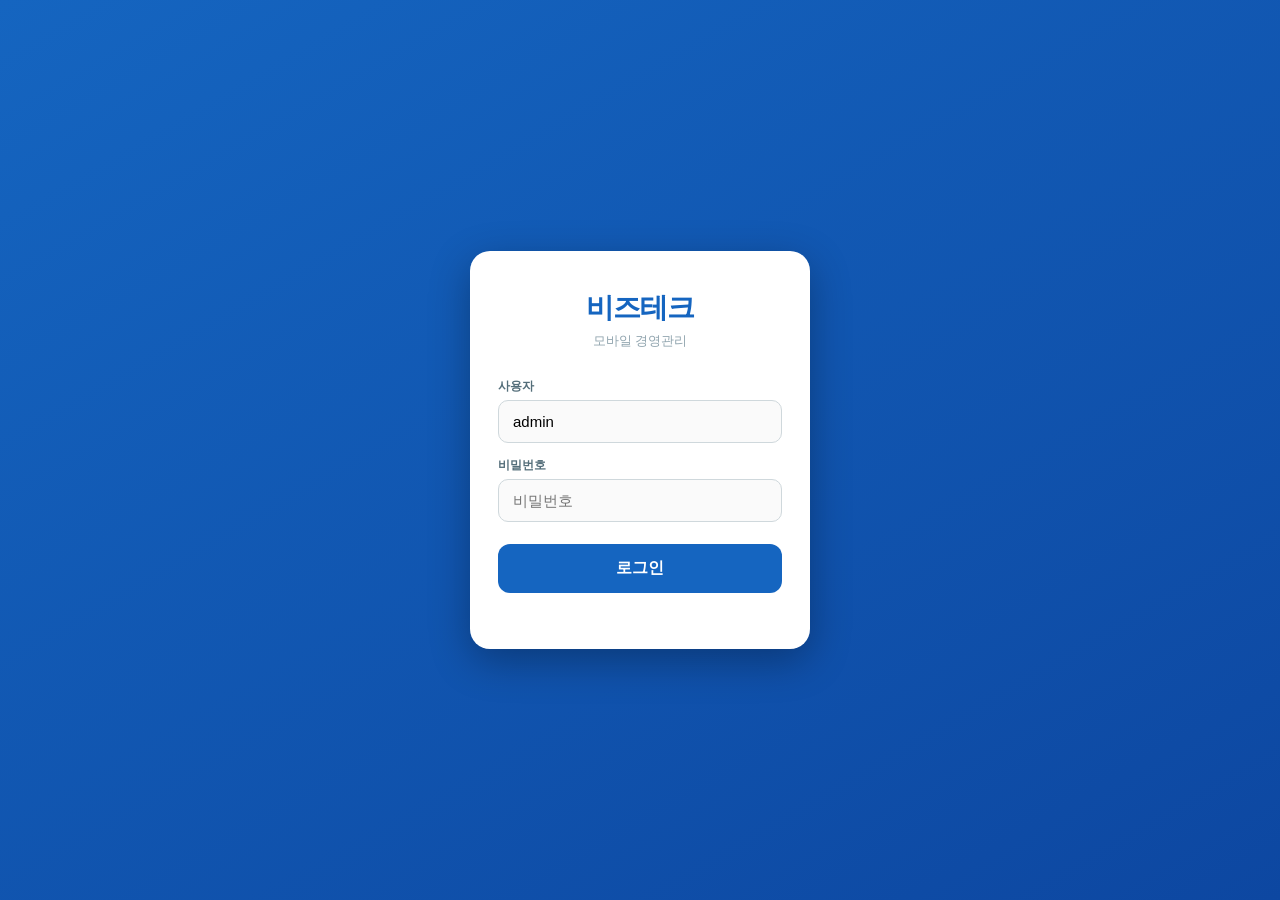
<file: v3/mobile.html>
<!DOCTYPE html>
<html lang="ko">
<head>
<meta charset="UTF-8">
<meta name="viewport" content="width=device-width,initial-scale=1,maximum-scale=1,user-scalable=no">
<meta name="mobile-web-app-capable" content="yes">
<meta name="apple-mobile-web-app-capable" content="yes">
<meta name="apple-mobile-web-app-status-bar-style" content="black-translucent">
<title>비즈테크 모바일</title>
<style>
*{box-sizing:border-box;margin:0;padding:0;-webkit-tap-highlight-color:transparent}
body{font-family:-apple-system,BlinkMacSystemFont,'Apple SD Gothic Neo','Malgun Gothic',sans-serif;
     background:#f0f2f5;color:#212121;height:100dvh;overflow:hidden}

/* ── 로그인 ── */
#login{display:flex;align-items:center;justify-content:center;height:100dvh;
       background:linear-gradient(150deg,#1565c0 0%,#0d47a1 100%)}
.lbox{background:#fff;border-radius:20px;padding:38px 28px 28px;width:min(340px,92vw);
      box-shadow:0 12px 40px rgba(0,0,0,.3)}
.llogo{text-align:center;margin-bottom:28px}
.llogo h1{color:#1565c0;font-size:28px;font-weight:800;letter-spacing:-1px}
.llogo p{color:#90a4ae;font-size:13px;margin-top:5px}
.fg{margin-bottom:14px}
.fg label{display:block;font-size:12px;color:#546e7a;margin-bottom:5px;font-weight:600}
.fi{width:100%;padding:12px 14px;border:1.5px solid #cfd8dc;border-radius:10px;
    font-size:15px;outline:none;transition:border-color .2s;background:#fafafa}
.fi:focus{border-color:#1565c0;background:#fff}
.lbtn{width:100%;padding:14px;background:#1565c0;color:#fff;border:none;border-radius:12px;
      font-size:16px;font-weight:700;cursor:pointer;margin-top:8px}
.lbtn:active{background:#0d47a1}
.lerr{color:#e53935;font-size:13px;text-align:center;margin-top:10px;min-height:18px}

/* ── 앱 레이아웃 ── */
#app{display:none;flex-direction:column;height:100dvh}
#hd{background:#1565c0;color:#fff;padding:11px 14px;display:flex;align-items:center;gap:10px;flex-shrink:0;min-height:50px}
#hd-co{font-size:15px;font-weight:700;flex:1;overflow:hidden;text-overflow:ellipsis;white-space:nowrap}
#hd-tab{font-size:12px;background:rgba(255,255,255,.18);padding:3px 10px;border-radius:20px;flex-shrink:0}
#hd-out{background:rgba(255,255,255,.12);border:none;color:#fff;padding:6px 11px;border-radius:8px;font-size:12px;cursor:pointer;flex-shrink:0}
#content{flex:1;overflow-y:auto;-webkit-overflow-scrolling:touch}
.panel{display:none;padding:14px}
.panel.on{display:block}
#nav{background:#fff;border-top:1px solid #e0e0e0;display:flex;height:58px;flex-shrink:0}
.nb{flex:1;display:flex;flex-direction:column;align-items:center;justify-content:center;gap:2px;border:none;background:none;font-size:10px;color:#9e9e9e;cursor:pointer}
.nb.on{color:#1565c0}
.nb-ic{font-size:20px;line-height:1}

/* ── 공통 카드/폼 ── */
.card{background:#fff;border-radius:12px;padding:14px;margin-bottom:11px}
.card-title{font-size:11px;font-weight:700;color:#90a4ae;letter-spacing:.6px;margin-bottom:10px;text-transform:uppercase}
.row2{display:grid;grid-template-columns:1fr 1fr;gap:10px}
.fl{font-size:12px;color:#546e7a;margin-bottom:4px;font-weight:600}
.fin{width:100%;padding:10px 11px;border:1.5px solid #e0e0e0;border-radius:9px;font-size:14px;outline:none;background:#fafafa}
.fin:focus{border-color:#1565c0;background:#fff}

/* ── 다중 드래프트 카드 ── */
.draft-card{background:#fff;border-radius:14px;margin-bottom:12px;
            box-shadow:0 2px 8px rgba(0,0,0,.08);overflow:hidden}
.draft-hd{display:flex;align-items:center;padding:13px 14px;cursor:pointer;gap:8px}
.draft-hd:active{background:#f5f5f5}
.draft-hd-info{flex:1;min-width:0}
.draft-client{display:block;font-size:15px;font-weight:700;
              overflow:hidden;text-overflow:ellipsis;white-space:nowrap}
.draft-client.empty{color:#90a4ae}
.draft-meta{display:block;font-size:12px;color:#90a4ae;margin-top:2px}
.draft-badge{background:#e3f2fd;color:#1565c0;font-size:12px;font-weight:700;
             padding:4px 10px;border-radius:20px;flex-shrink:0}
.draft-hd-btns{display:flex;align-items:center;gap:6px;flex-shrink:0}
.draft-del-btn{background:none;border:none;color:#ccc;font-size:20px;cursor:pointer;padding:2px 4px;line-height:1}
.draft-del-btn:active{color:#e53935}
.draft-arrow{color:#bdbdbd;font-size:14px;width:16px;text-align:center}
.draft-body{padding:0 12px 12px;border-top:1px solid #f5f5f5}

/* ── 품목 카드 ── */
.ic{border:1.5px solid #e8edf2;border-radius:11px;padding:11px;margin-bottom:9px;background:#f8f9fb}
.ic-top{display:flex;align-items:center;gap:8px;margin-bottom:9px}
.ic-name{flex:1;font-size:13px;font-weight:600;overflow:hidden;text-overflow:ellipsis;white-space:nowrap}
.ic-del{background:none;border:none;color:#ccc;font-size:20px;cursor:pointer;line-height:1;padding:0 4px}
.ic-del:active{color:#e53935}
.ic-grid{display:grid;grid-template-columns:1fr 1fr 1fr;gap:6px}
.ic-lbl{font-size:11px;color:#78909c;margin-bottom:3px;font-weight:600}
.ic-inp{width:100%;padding:8px 8px;border:1.5px solid #e0e0e0;border-radius:8px;font-size:13px;outline:none;text-align:right;background:#fff}
.ic-inp:focus{border-color:#1565c0}
.ic-inp.sel-btn{text-align:left;cursor:pointer;font-size:12px;white-space:nowrap;overflow:hidden}
.ic-amt{padding:8px;border:1.5px solid #e0e0e0;border-radius:8px;font-size:13px;font-weight:700;color:#1565c0;text-align:right;background:#fff}
.add-btn{width:100%;padding:11px;background:none;border:1.5px dashed #90caf9;border-radius:11px;color:#1565c0;font-size:14px;font-weight:600;cursor:pointer;margin-bottom:10px}
.add-btn:active{background:#e3f2fd}

/* ── 결제 ── */
.pay-row{display:flex;align-items:center;margin-bottom:8px}
.pay-lbl{width:52px;font-size:13px;color:#546e7a;font-weight:600;flex-shrink:0}
.pay-inp{flex:1;padding:9px 11px;border:1.5px solid #e0e0e0;border-radius:9px;font-size:14px;text-align:right;outline:none;background:#fafafa}
.pay-inp:focus{border-color:#1565c0;background:#fff}
.pay-um{flex:1;padding:9px 11px;font-size:14px;text-align:right;color:#e65100;font-weight:700}

/* ── 합계/저장 ── */
.tot-bar{background:#1565c0;color:#fff;border-radius:11px;padding:12px 14px;
         display:flex;justify-content:space-between;align-items:center;margin-bottom:10px}
.tot-lbl{font-size:12px;opacity:.8}
.tot-amt{font-size:20px;font-weight:800}
.save-btn{width:100%;padding:13px;background:#2e7d32;color:#fff;border:none;border-radius:11px;font-size:15px;font-weight:700;cursor:pointer}
.save-btn:active{background:#1b5e20}
.add-draft-btn{width:100%;padding:14px;background:none;border:2px dashed #90caf9;border-radius:14px;color:#1565c0;font-size:15px;font-weight:700;cursor:pointer;margin-bottom:16px}
.add-draft-btn:active{background:#e3f2fd}

/* ── 조회 탭 ── */
.srch-box{background:#fff;border-radius:12px;padding:10px 12px;margin-bottom:10px;display:flex;gap:8px}
.srch-box input{flex:1;padding:9px 12px;border:1.5px solid #e0e0e0;border-radius:9px;font-size:14px;outline:none}
.srch-box input:focus{border-color:#1565c0}
.list-card{background:#fff;border-radius:10px;padding:13px 14px;margin-bottom:8px;display:flex;justify-content:space-between;align-items:flex-start}
.lc-left .lc-name{font-size:15px;font-weight:700}
.lc-left .lc-sub{font-size:12px;color:#90a4ae;margin-top:3px}
.lc-right{text-align:right;flex-shrink:0;margin-left:8px}
.lc-price{font-size:14px;font-weight:700;color:#1565c0}
.lc-code{font-size:11px;color:#bdbdbd;margin-top:3px}
.empty{text-align:center;color:#bdbdbd;padding:40px 0;font-size:14px}
/* 입력 내역 */
.h-bar{background:#fff;border-radius:12px;padding:10px 12px;margin-bottom:10px;display:flex;gap:6px;align-items:center;flex-wrap:wrap}
.h-bar input[type=date]{flex:1;min-width:130px;padding:8px 10px;border:1.5px solid #e0e0e0;border-radius:9px;font-size:14px}
.h-day{border:1.5px solid #e0e0e0;background:#fff;border-radius:9px;padding:8px 10px;font-size:13px;cursor:pointer}
.h-seg{display:flex;width:100%;gap:6px}
.h-seg button{flex:1;padding:8px 0;border:1.5px solid #e0e0e0;background:#fff;border-radius:9px;font-size:14px;font-weight:600;color:#78909c;cursor:pointer}
.h-seg button.on{background:#1565c0;border-color:#1565c0;color:#fff}
.h-sum{background:#e3f2fd;border-radius:10px;padding:10px 14px;margin-bottom:10px;font-size:13px;color:#0d47a1;display:flex;justify-content:space-between}
.h-card{background:#fff;border-radius:10px;padding:12px 14px;margin-bottom:8px;cursor:pointer}
.h-top{display:flex;justify-content:space-between;align-items:baseline;gap:8px}
.h-cl{font-size:15px;font-weight:700;overflow:hidden;text-overflow:ellipsis;white-space:nowrap}
.h-amt{font-size:15px;font-weight:700;color:#1565c0;flex-shrink:0}
.h-sub{font-size:12px;color:#90a4ae;margin-top:3px}
.h-lines{margin-top:8px;border-top:1px dashed #e0e0e0;padding-top:6px;font-size:13px}
.h-ln{display:flex;justify-content:space-between;padding:3px 0;gap:8px}
.h-ln span:first-child{flex:1;overflow:hidden;text-overflow:ellipsis;white-space:nowrap}

/* ── 바텀시트 모달 ── */
#modal{position:fixed;inset:0;z-index:900;display:none;flex-direction:column;justify-content:flex-end}
#modal.on{display:flex}
.m-bg{position:absolute;inset:0;background:rgba(0,0,0,.45)}
.m-sheet{position:relative;background:#fff;border-radius:22px 22px 0 0;max-height:80dvh;display:flex;flex-direction:column;z-index:1}
.m-hd{padding:16px 16px 0;display:flex;align-items:center;gap:10px}
.m-hd h3{flex:1;font-size:16px;font-weight:700}
.m-close{background:none;border:none;font-size:24px;color:#bdbdbd;cursor:pointer;padding:0 4px;line-height:1}
.m-srch{padding:10px 16px}
.m-srch input{width:100%;padding:11px 14px;border:1.5px solid #e0e0e0;border-radius:11px;font-size:15px;outline:none}
.m-srch input:focus{border-color:#1565c0}
.m-list{overflow-y:auto;flex:1;padding:0 12px 20px}
.mi{padding:13px 6px;border-bottom:1px solid #f5f5f5;cursor:pointer;display:flex;justify-content:space-between;align-items:center}
.mi:active{background:#e3f2fd;border-radius:8px}
.mi-name{font-size:14px;font-weight:600}
.mi-sub{font-size:12px;color:#90a4ae;margin-top:2px}
.mi-price{font-size:13px;font-weight:700;color:#1565c0;flex-shrink:0;margin-left:10px}

/* ── 토스트 / 로딩 ── */
#toast{position:fixed;bottom:72px;left:50%;transform:translateX(-50%) translateY(10px);
       background:#323232;color:#fff;padding:10px 22px;border-radius:24px;font-size:14px;
       opacity:0;transition:all .3s;z-index:9999;white-space:nowrap;pointer-events:none}
#toast.on{opacity:1;transform:translateX(-50%) translateY(0)}
#loading{position:fixed;inset:0;background:rgba(255,255,255,.65);align-items:center;justify-content:center;z-index:9998;display:none}
#loading.on{display:flex}
.spin{width:38px;height:38px;border:4px solid #e0e0e0;border-top-color:#1565c0;border-radius:50%;animation:sp .8s linear infinite}
@keyframes sp{to{transform:rotate(360deg)}}
</style>
</head>
<body>

<!-- 로그인 -->
<div id="login">
  <div class="lbox">
    <div class="llogo"><h1>비즈테크</h1><p>모바일 경영관리</p></div>
    <div class="fg"><label>사용자</label><input id="l-u" class="fi" placeholder="아이디" value="admin" autocomplete="username"></div>
    <div class="fg"><label>비밀번호</label><input id="l-p" class="fi" type="password" placeholder="비밀번호" autocomplete="current-password"></div>
    <button class="lbtn" onclick="doLogin()">로그인</button>
    <div id="lerr" class="lerr"></div>
  </div>
</div>

<!-- 앱 -->
<div id="app">
  <div id="hd">
    <span id="hd-co">비즈테크</span>
    <span id="hd-tab">매출 입력</span>
    <button id="hd-out" onclick="doLogout()">로그아웃</button>
  </div>
  <div id="content">

    <!-- 매출 입력 -->
    <div id="p-sales" class="panel on">
      <button class="add-draft-btn" onclick="addDraft('s')">+ 새 매출 추가</button>
      <div id="s-drafts-wrap"></div>
    </div>

    <!-- 매입 입력 -->
    <div id="p-purchase" class="panel">
      <button class="add-draft-btn" onclick="addDraft('b')">+ 새 매입 추가</button>
      <div id="b-drafts-wrap"></div>
    </div>

    <!-- 거래처 조회 -->
    <div id="p-clients" class="panel">
      <div class="srch-box"><input id="cl-q" placeholder="이름·코드·대표자·전화 검색" oninput="renderClients()"></div>
      <div id="cl-list"></div>
    </div>

    <!-- 입력 내역 (저장한 매출·매입 전표 보기) -->
    <div id="p-history" class="panel">
      <div class="h-bar">
        <button class="h-day" onclick="histShift(-1)">◀</button>
        <input type="date" id="h-date" onchange="loadHistory()">
        <button class="h-day" onclick="histShift(1)">▶</button>
        <button class="h-day" onclick="$('h-date').value=_mToday();loadHistory()">오늘</button>
        <div class="h-seg">
          <button id="h-g1" class="on" onclick="histGubun('1')">매출</button>
          <button id="h-g2" onclick="histGubun('2')">매입</button>
        </div>
      </div>
      <div id="h-list"></div>
    </div>

    <!-- 품목 조회 -->
    <div id="p-items" class="panel">
      <div class="srch-box"><input id="it-q" placeholder="이름 또는 코드 검색" oninput="renderItems()"></div>
      <div id="it-list"></div>
    </div>

  </div>

  <div id="nav">
    <button class="nb on" id="nb-sales"    onclick="switchTab('sales')"><span class="nb-ic">📦</span><span>매출</span></button>
    <button class="nb"    id="nb-purchase" onclick="switchTab('purchase')"><span class="nb-ic">🛒</span><span>매입</span></button>
    <button class="nb"    id="nb-history"  onclick="switchTab('history')"><span class="nb-ic">🧾</span><span>내역</span></button>
    <button class="nb"    id="nb-clients"  onclick="switchTab('clients')"><span class="nb-ic">👥</span><span>거래처</span></button>
    <button class="nb"    id="nb-items"    onclick="switchTab('items')"><span class="nb-ic">📋</span><span>품목</span></button>
  </div>
</div>

<!-- 검색 모달 -->
<div id="modal">
  <div class="m-bg" onclick="closeModal()"></div>
  <div class="m-sheet">
    <div class="m-hd"><h3 id="m-title">검색</h3><button class="m-close" onclick="closeModal()">×</button></div>
    <div class="m-srch"><input id="m-q" placeholder="검색어 입력" oninput="filterModal()"></div>
    <div class="m-list" id="m-list"></div>
  </div>
</div>

<div id="toast"></div>
<div id="loading"><div class="spin"></div></div>

<script>
const API = window.location.origin;
let TOKEN = localStorage.getItem('bm_tok') || '';
let USERNAME = localStorage.getItem('bm_usr') || '';
let CLIENTS = [], ITEMS = [];

// ── 드래프트 상태 ──
let sDrafts = [], bDrafts = [];
let _draftIdCounter = 0;

function _mToday() { const t=new Date(); return t.getFullYear()+'-'+String(t.getMonth()+1).padStart(2,'0')+'-'+String(t.getDate()).padStart(2,'0'); }
function _mNow() { const t=new Date(); return [t.getHours(),t.getMinutes(),t.getSeconds()].map(v=>String(v).padStart(2,'0')).join(':'); }
// 거래처 구분 — PC와 같게: '0' 매입처, '1' 매출처, '2' 기타처
const _GUBUN_LBL = {'0':'매입처','1':'매출처','2':'기타처'};
const _cPhone = c => c.Client_HP||c.Client_STel||c.Client_Tel||c.Client_HTel||'';
const _cDis = c => { const d=c.Client_Dis; return !!d && d!==0 && d!=='0' && d!==false; };
// 거래처 검색: 이름·코드·대표자명·전화(숫자만 비교)
function _cMatch(c, q) {
  if(!q) return true;
  if((c.Client_Name||'').toLowerCase().includes(q) || String(c.Client_ID||'').includes(q) || String(c.Client_Header||'').toLowerCase().includes(q)) return true;
  const d=q.replace(/\D/g,'');
  return d.length>=3 && [c.Client_HP,c.Client_STel,c.Client_Tel,c.Client_HTel,c.Client_Tel2].some(v=>String(v||'').replace(/\D/g,'').includes(d));
}
function newDraft() {
  return {
    id: 'd' + (++_draftIdCounter) + '_' + Date.now(),
    expanded: true,
    date: _mToday(),
    clientId: 0, clientName: '', lastPrices: {},
    lines: [{code:'', name:'', vatType:'', qty:0, price:0, amt:0}],
    cash:'', bank:'', card:''
  };
}

// ── 모달 상태 ──
let _mType = '', _mPre = '', _mDraftId = '', _mLineIdx = -1, _mData = [];

const $ = id => document.getElementById(id);
const fmt = n => Number(n||0).toLocaleString('ko-KR');
const parseN = v => parseInt(String(v||'').replace(/,/g,'')) || 0;

function headers() { return {'Content-Type':'application/json','X-Mobile-Token':TOKEN}; }
async function api(path, opts={}) {
  const res = await fetch(API + path, {headers:headers(), ...opts});
  return res.json();
}

function toast(msg, dur=2500) {
  const el=$('toast'); el.textContent=msg; el.classList.add('on');
  setTimeout(()=>el.classList.remove('on'), dur);
}
function loading(on) { $('loading').className = on ? 'on' : ''; }

// ── 로그인/로그아웃 ──
async function doLogin() {
  const u=$('l-u').value.trim(), p=$('l-p').value.trim();
  if(!u||!p){$('lerr').textContent='아이디와 비밀번호를 입력하세요.';return;}
  loading(true);
  try {
    const r = await fetch(API+'/api/mobile/login',{
      method:'POST',headers:{'Content-Type':'application/json'},
      body:JSON.stringify({user:u,pass:p})
    }).then(r=>r.json());
    if(!r.ok){$('lerr').textContent=r.error||'로그인 실패';return;}
    TOKEN=r.token; USERNAME=u;
    localStorage.setItem('bm_tok',TOKEN);
    localStorage.setItem('bm_usr',USERNAME);
    await initApp();
  } catch(e){ $('lerr').textContent='서버에 연결할 수 없습니다.'; }
  finally { loading(false); }
}
$('l-p').addEventListener('keydown', e=>{if(e.key==='Enter')doLogin();});

function doLogout() {
  localStorage.removeItem('bm_tok'); localStorage.removeItem('bm_usr'); TOKEN='';
  $('app').style.display='none'; $('login').style.display='flex';
  $('l-u').value=''; $('l-p').value=''; $('lerr').textContent='';
}

// ── 앱 초기화 ──
async function initApp() {
  loading(true);
  try {
    const [cr,ir,cor] = await Promise.all([
      api('/api/clients'), api('/api/items'), api('/api/company')
    ]);
    // 저장된 접속 암호가 더 이상 맞지 않으면(보안 강화 전 암호 등) 로그인 화면으로
    if (cr.ok === false && cr.error === '인증 필요') {
      doLogout(); $('lerr').textContent = '다시 로그인해 주세요.'; return;
    }
    CLIENTS = (cr.data || []).sort((a,b)=>(Number(a.Client_ID)||0)-(Number(b.Client_ID)||0));   // PC같이 코드 번호 순
    ITEMS   = ir.data || [];
    if(cor.data?.Co_Name) $('hd-co').textContent = cor.data.Co_Name;
    if(sDrafts.length===0) addDraft('s');
    if(bDrafts.length===0) addDraft('b');
    $('login').style.display='none';
    $('app').style.display='flex';
    renderClients(); renderItems();
  } catch(e){ $('lerr').textContent='데이터 로드 실패: '+e.message; }
  finally { loading(false); }
}

// ── 탭 전환 ──
const TABS = ['sales','purchase','history','clients','items'];
const TAB_LABELS = {sales:'매출 입력',purchase:'매입 입력',history:'입력 내역',clients:'거래처 조회',items:'품목 조회'};
function switchTab(tab) {
  TABS.forEach(t=>{
    $('p-'+t).classList.toggle('on',t===tab);
    $('nb-'+t).classList.toggle('on',t===tab);
  });
  $('hd-tab').textContent = TAB_LABELS[tab]||tab;
  if(tab==='history'){ if(!$('h-date').value) $('h-date').value=_mToday(); loadHistory(); }
}

// ── 입력 내역: 날짜별 매출/매입 전표 (PC에서 넣은 것 포함), 누르면 품목 펼침 ──
let _hGubun='1', _hOpen={};
function histGubun(g){ _hGubun=g; $('h-g1').classList.toggle('on',g==='1'); $('h-g2').classList.toggle('on',g==='2'); loadHistory(); }
function histShift(n){
  const d=new Date(($('h-date').value||_mToday())+'T00:00:00'); d.setDate(d.getDate()+n);
  $('h-date').value=d.getFullYear()+'-'+String(d.getMonth()+1).padStart(2,'0')+'-'+String(d.getDate()).padStart(2,'0');
  loadHistory();
}
function histToggle(k){ _hOpen[k]=!_hOpen[k]; const el=$('hl-'+k); if(el) el.style.display=_hOpen[k]?'':'none'; }
async function loadHistory(){
  const day=$('h-date').value||_mToday();
  $('h-list').innerHTML='<div class="empty">불러오는 중...</div>';
  try{
    const j=await api('/api/inven/period?from='+day+'&to='+day+'&gubun='+_hGubun);
    if(j.ok===false){ $('h-list').innerHTML='<div class="empty">'+(j.error||'조회 실패')+'</div>'; return; }
    const list=(j.data||[]).slice().sort((a,b)=>String(b.Ivn_Time||'').localeCompare(String(a.Ivn_Time||''))||(b.Ivn_Ticket-a.Ivn_Ticket));
    const gl=_hGubun==='1'?'매출':'매입';
    if(!list.length){ $('h-list').innerHTML='<div class="empty">'+day+' '+gl+' 내역이 없습니다</div>'; return; }
    const cname=id=>(CLIENTS.find(c=>String(c.Client_ID)===String(id))||{}).Client_Name||('거래처 '+id);
    const tot=list.reduce((s,m)=>s+(parseFloat(m.Ivn_Total)||0),0);
    const paid=list.reduce((s,m)=>s+(parseFloat(m.Ivn_Cash)||0)+(parseFloat(m.Ivn_Bank)||0)+(parseFloat(m.Ivn_Card)||0),0);
    $('h-list').innerHTML=`<div class="h-sum"><span>${gl} ${list.length}건</span><span>합계 <b>${fmt(tot)}</b>원 · 입금 ${fmt(paid)}원</span></div>`+
      list.map(m=>{
        const k=m.Ivn_Ticket+'_'+String(m.Ivn_Client);
        const pay=[['현금',m.Ivn_Cash],['통장',m.Ivn_Bank],['카드',m.Ivn_Card],['할인',m.Ivn_DC]].filter(x=>parseFloat(x[1])).map(x=>x[0]+' '+fmt(x[1])).join(' · ');
        const lines=(m.tran||[]).map(t=>`<div class="h-ln"><span>${t.Item_Name||t.Inot_Item}</span><span>${+(parseFloat(t.Inot_Quty)||0).toFixed(2)} × ${fmt(t.Inot_Unit)}</span><span style="min-width:72px;text-align:right">${fmt(t.Inot_Amt)}</span></div>`).join('');
        return `<div class="h-card" onclick="histToggle('${k}')">
          <div class="h-top"><span class="h-cl">${cname(m.Ivn_Client)}</span><span class="h-amt">${fmt(m.Ivn_Total)}원</span></div>
          <div class="h-sub">순번 ${m.Ivn_Ticket}${m.Ivn_Time?' · '+String(m.Ivn_Time).slice(0,5):''} · ${(m.tran||[]).length}품목${pay?' · '+pay:''}</div>
          <div class="h-lines" id="hl-${k}" style="${_hOpen[k]?'':'display:none'}">${lines||'<div class="h-sub">품목 없음 (입금만)</div>'}</div>
        </div>`;
      }).join('');
  }catch(e){ $('h-list').innerHTML='<div class="empty">조회 오류: '+e.message+'</div>'; }
}

// ══════════════════════════════════════════════════════
//  다중 드래프트 관리
// ══════════════════════════════════════════════════════
function addDraft(pre) {
  const d = newDraft();
  if(pre==='s') sDrafts.push(d);
  else bDrafts.push(d);
  renderDrafts(pre);
  setTimeout(()=>{
    const el=document.getElementById('draft-'+d.id);
    if(el) el.scrollIntoView({behavior:'smooth',block:'nearest'});
  }, 80);
}

function removeDraft(pre, id) {
  if(pre==='s') sDrafts=sDrafts.filter(d=>d.id!==id);
  else bDrafts=bDrafts.filter(d=>d.id!==id);
  if((pre==='s'?sDrafts:bDrafts).length===0) addDraft(pre);
  else renderDrafts(pre);
}

function toggleDraft(pre, id) {
  const d=(pre==='s'?sDrafts:bDrafts).find(x=>x.id===id);
  if(d){d.expanded=!d.expanded; renderDrafts(pre);}
}

function renderDrafts(pre) {
  const arr = pre==='s' ? sDrafts : bDrafts;
  const wrap = $(pre==='s'?'s-drafts-wrap':'b-drafts-wrap');
  const gl = pre==='s'?'매출':'매입';
  wrap.innerHTML = arr.map(d=>{
    const total = d.lines.reduce((s,l)=>s+l.amt,0);
    const cnt   = d.lines.filter(l=>l.code).length;
    const cash  = parseN(d.cash), bank=parseN(d.bank), card=parseN(d.card);
    const um    = total - cash - bank - card;
    return `
<div class="draft-card" id="draft-${d.id}">
  <div class="draft-hd" onclick="toggleDraft('${pre}','${d.id}')">
    <div class="draft-hd-info">
      <span class="draft-client${d.clientName?'':' empty'}">${d.clientName||'거래처 미선택'}</span>
      <span class="draft-meta">${cnt}품목 · ${fmt(total)}원</span>
    </div>
    <div class="draft-hd-btns">
      <span class="draft-badge">${gl}</span>
      <button class="draft-del-btn" onclick="event.stopPropagation();removeDraft('${pre}','${d.id}')">×</button>
      <span class="draft-arrow">${d.expanded?'▲':'▼'}</span>
    </div>
  </div>
  ${d.expanded?`
  <div class="draft-body">
    <div style="height:10px"></div>
    <div class="row2" style="margin-bottom:10px">
      <div>
        <div class="fl">날짜</div>
        <input type="date" class="fin" value="${d.date}"
          onchange="draftSet('${pre}','${d.id}','date',this.value)">
      </div>
      <div>
        <div class="fl">거래처</div>
        <button class="fin" style="text-align:left;cursor:pointer;color:${d.clientName?'#212121':'#90a4ae'};white-space:nowrap;overflow:hidden;text-overflow:ellipsis"
          onclick="openModal('client','${pre}','${d.id}',-1)">
          ${d.clientName||'선택 ▼'}
        </button>
      </div>
    </div>

    <div class="card-title" style="margin-bottom:8px">품목 내역</div>
    ${d.lines.map((ln,i)=>`
    <div class="ic">
      <div class="ic-top">
        <span class="ic-name">${ln.name||(ln.code?ln.code:'(품목 선택)')}</span>
        <button class="ic-del" onclick="draftDelLine('${pre}','${d.id}',${i})">×</button>
      </div>
      <div class="ic-grid">
        <div>
          <div class="ic-lbl">품목</div>
          <button class="ic-inp sel-btn" onclick="openModal('item','${pre}','${d.id}',${i})">
            ${ln.code||'선택'}
          </button>
        </div>
        <div>
          <div class="ic-lbl">수량</div>
          <input type="number" class="ic-inp" value="${ln.qty||''}" min="0" step="0.01"
            oninput="draftLineVal('${pre}','${d.id}',${i},'qty',this.value)">
        </div>
        <div>
          <div class="ic-lbl">단가</div>
          <input type="number" class="ic-inp" value="${ln.price||''}" min="0"
            oninput="draftLineVal('${pre}','${d.id}',${i},'price',this.value)">
        </div>
        <div style="grid-column:span 3">
          <div class="ic-lbl">금액</div>
          <div class="ic-amt" id="da-${d.id}-${i}">${fmt(ln.amt)}</div>
        </div>
      </div>
    </div>`).join('')}
    <button class="add-btn" onclick="draftAddLine('${pre}','${d.id}')">+ 품목 추가</button>

    <div class="card-title" style="margin-bottom:8px">결제</div>
    <div class="pay-row"><span class="pay-lbl">현금</span>
      <input type="number" class="pay-inp" value="${d.cash||''}" placeholder="0"
        oninput="draftSet('${pre}','${d.id}','cash',this.value);draftPayCalc('${pre}','${d.id}')"></div>
    <div class="pay-row"><span class="pay-lbl">통장</span>
      <input type="number" class="pay-inp" value="${d.bank||''}" placeholder="0"
        oninput="draftSet('${pre}','${d.id}','bank',this.value);draftPayCalc('${pre}','${d.id}')"></div>
    <div class="pay-row"><span class="pay-lbl">카드</span>
      <input type="number" class="pay-inp" value="${d.card||''}" placeholder="0"
        oninput="draftSet('${pre}','${d.id}','card',this.value);draftPayCalc('${pre}','${d.id}')"></div>
    <div class="pay-row"><span class="pay-lbl">${pre==='s'?'미수':'미지급'}</span>
      <div class="pay-um" id="du-${d.id}">${fmt(um)}</div></div>

    <div class="tot-bar" style="margin-top:10px">
      <div><div class="tot-lbl">${gl}금액</div>
      <div class="tot-amt" id="dt-${d.id}">${fmt(total)}</div></div>
    </div>
    <button class="save-btn" onclick="saveDraft('${pre}','${d.id}')">${gl} 저장</button>
    <div style="height:8px"></div>
  </div>`:``}
</div>`}).join('');
}

// ── 드래프트 필드 업데이트 ──
function draftSet(pre, id, field, val) {
  const d=(pre==='s'?sDrafts:bDrafts).find(x=>x.id===id);
  if(d) d[field]=val;
}

function draftPayCalc(pre, id) {
  const d=(pre==='s'?sDrafts:bDrafts).find(x=>x.id===id);
  if(!d) return;
  const total=d.lines.reduce((s,l)=>s+l.amt,0);
  const um=total-parseN(d.cash)-parseN(d.bank)-parseN(d.card);
  const el=$('du-'+id); if(el) el.textContent=fmt(um);
}

function draftAddLine(pre, id) {
  const d=(pre==='s'?sDrafts:bDrafts).find(x=>x.id===id);
  if(!d) return;
  d.lines.push({code:'',name:'',vatType:'',qty:0,price:0,amt:0});
  renderDrafts(pre);
}

function draftDelLine(pre, id, idx) {
  const d=(pre==='s'?sDrafts:bDrafts).find(x=>x.id===id);
  if(!d) return;
  if(d.lines.length<=1){toast('최소 1개 품목이 필요합니다');return;}
  d.lines.splice(idx,1);
  renderDrafts(pre);
}

function draftLineVal(pre, id, idx, field, val) {
  const d=(pre==='s'?sDrafts:bDrafts).find(x=>x.id===id);
  if(!d||!d.lines[idx]) return;
  if(field==='qty')   d.lines[idx].qty  = parseFloat(val)||0;
  if(field==='price') d.lines[idx].price= parseN(val);
  d.lines[idx].amt = Math.round(d.lines[idx].qty * d.lines[idx].price);
  // 금액셀만 업데이트 (전체 리렌더 없이)
  const amtEl=$('da-'+id+'-'+idx); if(amtEl) amtEl.textContent=fmt(d.lines[idx].amt);
  const total=d.lines.reduce((s,l)=>s+l.amt,0);
  const totEl=$('dt-'+id); if(totEl) totEl.textContent=fmt(total);
  draftPayCalc(pre,id);
  // 헤더 메타도 업데이트
  const metaEl=document.querySelector(`#draft-${id} .draft-meta`);
  if(metaEl) metaEl.textContent=`${d.lines.filter(l=>l.code).length}품목 · ${fmt(total)}원`;
}

// ── 저장 ──
async function saveDraft(pre, id) {
  const arr=pre==='s'?sDrafts:bDrafts;
  const d=arr.find(x=>x.id===id);
  if(!d) return;
  const isSales=pre==='s';
  const gubun=isSales?'1':'2';
  const validLines=d.lines.filter(l=>l.code&&l.qty&&l.amt);
  if(!d.date){toast('날짜를 입력하세요');return;}
  if(!d.clientId){toast('거래처를 선택하세요');return;}
  if(validLines.length===0){toast('품목을 추가하세요');return;}
  loading(true);
  try {
    const ticketR=await api('/api/inven/nextticket?date='+encodeURIComponent(d.date)+'&gubun='+gubun);
    const ticket=ticketR.next_ticket||1;
    const totalAmt=validLines.reduce((s,l)=>s+l.amt,0);
    const totalQty=validLines.reduce((s,l)=>s+l.qty,0);
    const cash=parseN(d.cash), bank=parseN(d.bank), card=parseN(d.card);
    const tm=_mNow();
    const mast={
      Ivn_Date:d.date, Ivn_Ticket:ticket, Ivn_Gubun:gubun,
      Ivn_soGubun:0, Ivn_Qty:totalQty, Ivn_Total:totalAmt,
      Ivn_Amt:totalAmt, Ivn_Tax:0, Ivn_Qty1:0, Ivn_Total1:0,
      Ivn_Amt1:0, Ivn_Tax1:0, Ivn_C:0, Ivn_DC:0,
      Ivn_Time:tm, Ivn_Sawon:1, Ivn_Client:parseInt(d.clientId)||0, Ivn_Conr:0,
      Ivn_Cash:cash, Ivn_Card:card, Ivn_Bank:bank, Ivn_Um:null,
      Ivn_No1:null, Ivn_No2:null, Ivn_Blank:0,
      Ivn_sGubun1:0, Ivn_sGubun2:0, Ivn_sGubun3:0,
      Ivn_VAT:'2', Ivn_TicketNo:null, Ivn_Bigo:null,
      Ivn_No:validLines.length, Ivn_Reciept:'3', Ivn_dSawon:0, Ivn_Memo:null
    };
    let seq=1;
    const tran=validLines.map(l=>({
      Inot_Date:d.date, Inot_Ticket:ticket, Inot_Gubun:gubun,
      Inot_Item:String(l.code), Inot_Quty:l.qty, Inot_Unit:l.price,
      Inot_Amt:l.amt, Inot_No:seq++, Inot_Time:tm,
      Inot_Client:parseInt(d.clientId)||0, Inot_Conr:0, Inot_sDate:d.date,
      Inot_Sawon:1, Inot_sSawon:0, Inot_TicketNo:null, Inot_Bigo:null,
      Inot_IvnGubun:gubun, Inot_Size:0, Inot_dSawon:0,
      Inot_Size1:null, Inot_Gong:l.amt, Inot_Tax:0, Inot_C:0
    }));
    const r=await api('/api/inven',{method:'POST',body:JSON.stringify({mast,tran})});
    if(!r.ok){toast('저장 실패: '+(r.error||''));return;}
    toast(`${isSales?'매출':'매입'} 저장 완료 (전표 ${ticket}) ✓`);
    if(pre==='s') sDrafts=sDrafts.filter(x=>x.id!==id);
    else bDrafts=bDrafts.filter(x=>x.id!==id);
    if((pre==='s'?sDrafts:bDrafts).length===0) addDraft(pre);
    else renderDrafts(pre);
  } catch(e){ toast('오류: '+e.message); }
  finally { loading(false); }
}

// ── 거래처/품목 조회 렌더 ──
function renderClients() {
  const q=($('cl-q')?.value||'').trim().toLowerCase();
  const list=CLIENTS.filter(c=>_cMatch(c,q));
  $('cl-list').innerHTML=list.length===0?'<div class="empty">검색 결과 없음</div>'
    :list.slice(0,80).map(c=>`
    <div class="list-card">
      <div class="lc-left">
        <div class="lc-name">${c.Client_Name||''}</div>
        <div class="lc-sub">${_cPhone(c)}</div>
      </div>
      <div class="lc-right">
        <div class="lc-code">코드 ${c.Client_ID}</div>
        <div class="lc-code">${_GUBUN_LBL[String(c.Client_Gubun??'')]||'거래처'}${_cDis(c)?' · 거래중지':''}</div>
      </div>
    </div>`).join('');
}

// 거래처 단가적용 A~E면 매출단가 ± 제품 A~E칸 금액 (PC 매출등록과 같게)
function _mPrice(it){
  const base=parseFloat(it.Item_Amt||0);
  if(_mPre!=='s'&&_mPre!=='b') return base;   // 품목 조회 탭
  const d=(_mPre==='s'?sDrafts:bDrafts).find(x=>x.id===_mDraftId);
  if(!d||!d.clientId) return base;
  const c=CLIENTS.find(x=>String(x.Client_ID)===String(d.clientId));
  const pt=String(c?.Client_PriceType||'').trim()||'이전단가';
  const k={A:'Item_Amt1',B:'Item_Amt2',C:'Item_Amt3',D:'Item_Amt4',E:'Item_Amt5'}[pt];
  if(k) return Math.max(0,base+(parseFloat(it[k])||0));
  if(pt==='이전단가'){ const prev=parseFloat((d.lastPrices||{})[String(it.Item_Code)]); return prev>0?prev:base; }
  return base;
}
function renderItems() {
  const q=($('it-q')?.value||'').trim().toLowerCase();
  const list=q?ITEMS.filter(i=>(i.Item_Name||'').toLowerCase().includes(q)||String(i.Item_Code||'').includes(q)):ITEMS;
  $('it-list').innerHTML=list.length===0?'<div class="empty">검색 결과 없음</div>'
    :list.slice(0,100).map(i=>`
    <div class="list-card">
      <div class="lc-left">
        <div class="lc-name">${i.Item_Name||''}</div>
        <div class="lc-sub">${i.Item_Size1||i.Item_Size||''} ${i._vatType||''}</div>
      </div>
      <div class="lc-right">
        <div class="lc-price">${fmt(_mPrice(i))}원</div>
        <div class="lc-code">${i.Item_Code}</div>
      </div>
    </div>`).join('');
}

// ── 모달 ──
function openModal(type, pre, draftId, lineIdx) {
  _mType=type; _mPre=pre; _mDraftId=draftId; _mLineIdx=lineIdx;
  const isItem=type==='item';
  $('m-title').textContent=isItem?'품목 검색':'거래처 검색';
  $('m-q').value='';
  $('modal').classList.add('on');
  filterModal();
  setTimeout(()=>$('m-q').focus(),300);
}
function closeModal(){ $('modal').classList.remove('on'); }

function filterModal() {
  const q=($('m-q').value||'').trim().toLowerCase();
  const isItem=_mType==='item';
  let filtered=isItem
    ?(q?ITEMS.filter(x=>(x.Item_Name||'').toLowerCase().includes(q)||String(x.Item_Code||'').includes(q)):ITEMS)
    :CLIENTS.filter(c=>!_cDis(c)&&_cMatch(c,q));
  if(!isItem&&_mPre){
    // 예전엔 매출='2'(기타처)·매입='1'(매출처)로 거꾸로 걸러 매출 거래처가 하나도 안 나왔음
    const g=_mPre==='s'?'1':(_mPre==='b'?'0':'');
    if(g) filtered=filtered.filter(c=>String(c.Client_Gubun??'')===g||c.Client_Gubun==null||c.Client_Gubun==='');
  }
  filtered=filtered.slice(0,60);
  $('m-list').innerHTML=filtered.length===0
    ?'<div class="empty" style="padding:30px 0">검색 결과 없음</div>'
    :filtered.map((x,i)=>isItem?`
    <div class="mi" onclick="selectModal(${i})">
      <div><div class="mi-name">${x.Item_Name||''}</div>
      <div class="mi-sub">${x.Item_Code} ${x.Item_Size1||x.Item_Size||''}</div></div>
      <div class="mi-price">${fmt(_mPrice(x))}원</div>
    </div>`:
    `<div class="mi" onclick="selectModal(${i})">
      <div><div class="mi-name">${x.Client_Name||''}</div>
      <div class="mi-sub">${_cPhone(x)}${x.Client_Header?' · '+String(x.Client_Header).trim():''}</div></div>
      <div class="mi-price" style="color:#546e7a;font-size:12px">${x.Client_ID}</div>
    </div>`).join('');
  _mData=filtered;
}

function selectModal(idx) {
  const item=_mData[idx]; if(!item) return;
  closeModal();
  const arr=_mPre==='s'?sDrafts:bDrafts;
  const d=arr.find(x=>x.id===_mDraftId); if(!d) return;
  if(_mType==='client') {
    d.clientId=item.Client_ID;
    d.clientName=item.Client_Name||'';
    d.lastPrices={};
    const pre=_mPre;
    renderDrafts(pre);
    api('/api/clients/'+encodeURIComponent(item.Client_ID)+'/last-prices?gubun='+(pre==='s'?'1':'2'))
      .then(j=>{ if(String(d.clientId)===String(item.Client_ID)) d.lastPrices=j.data||{}; }).catch(()=>{});
    return;
  }
  // 품목 선택
  if(_mLineIdx>=0&&_mLineIdx<d.lines.length) {
    const price=_mPrice(item);
    d.lines[_mLineIdx]={
      code:String(item.Item_Code), name:item.Item_Name||'',
      vatType:item._vatType||'', qty:0, price:price, amt:0
    };
    renderDrafts(_mPre);
  }
}

// ── 자동 로그인 ──
(async function(){
  if(TOKEN){
    try {
      const r=await api('/api/health');
      if(r.ok){await initApp();return;}
    } catch(e){}
    TOKEN=''; localStorage.removeItem('bm_tok');
  }
  $('login').style.display='flex';
})();
</script>
</body>
</html>
</file>
